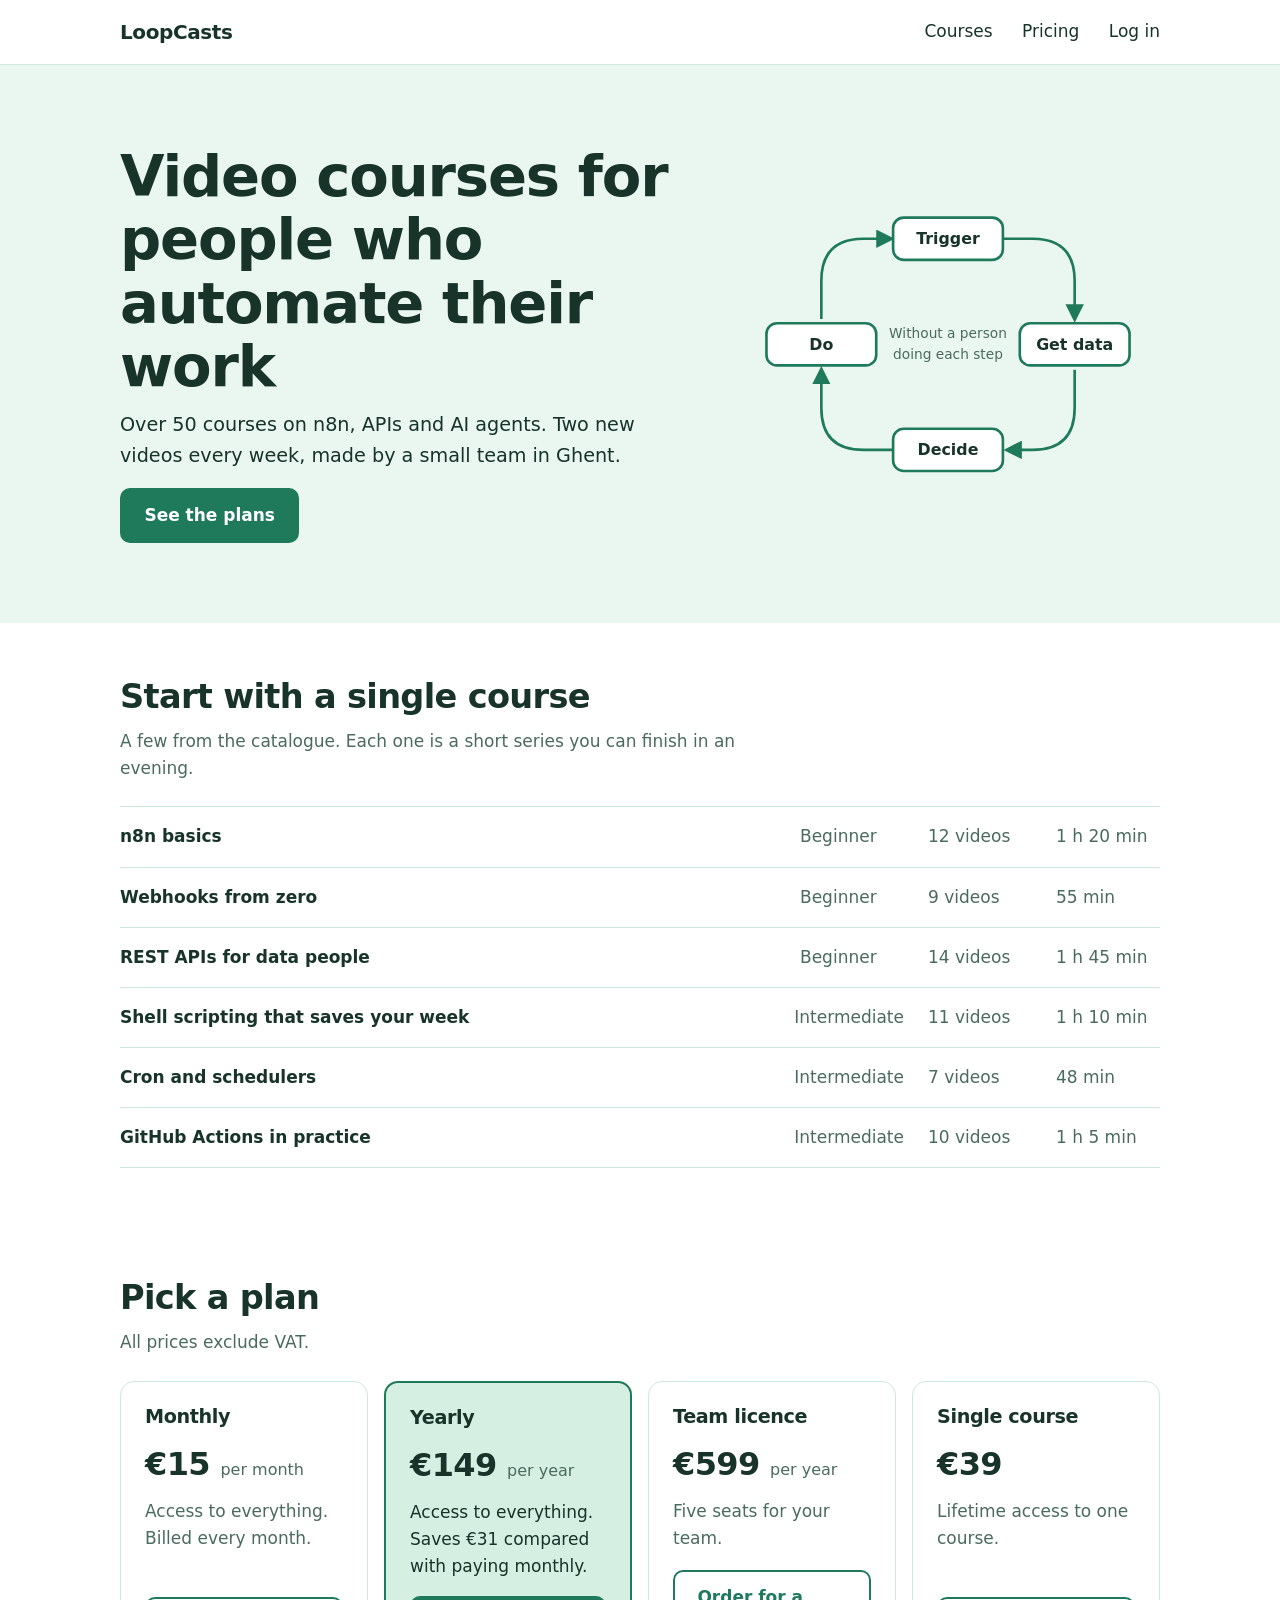
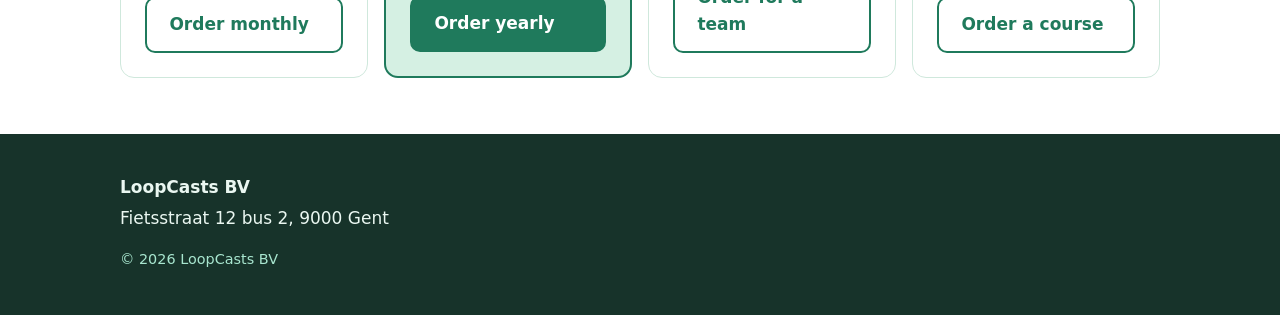
<file: site/index.html>
<!doctype html>
<html lang="en">
<head>
  <meta charset="utf-8">
  <meta name="viewport" content="width=device-width, initial-scale=1">
  <title>LoopCasts: video courses on workflow automation</title>
  <meta name="description" content="Video courses on n8n, APIs and AI agents. Two new videos every week.">
  <link rel="stylesheet" href="style.css">
</head>
<body>
  <a class="skip" href="#main">Skip to content</a>

  <header class="bar">
    <div class="wrap bar-inner">
      <a class="brand" href="index.html">LoopCasts</a>
      <nav aria-label="Main">
        <a href="#courses">Courses</a>
        <a href="#pricing">Pricing</a>
        <a href="/members/">Log in</a>
      </nav>
    </div>
  </header>

  <main id="main">
    <section class="hero">
      <div class="wrap hero-grid">
        <div>
          <h1>Video courses for people who automate their work</h1>
          <p class="lead">Over 50 courses on n8n, APIs and AI agents. Two new videos every week, made by a small team in Ghent.</p>
          <a class="btn" href="#pricing">See the plans</a>
        </div>

        <svg class="loop" viewBox="0 0 360 300" role="img" aria-labelledby="loop-title">
          <title id="loop-title">The shape of every automation: trigger, get data, decide, do, then it repeats</title>
          <defs>
            <marker id="arrow" viewBox="0 0 10 10" refX="8" refY="5" markerWidth="7" markerHeight="7" orient="auto">
              <path d="M0 0 L10 5 L0 10 z" fill="currentColor"/>
            </marker>
          </defs>
          <g class="loop-lines" fill="none" stroke="currentColor" stroke-width="2.5" marker-end="url(#arrow)">
            <path d="M 232 50 H 260 Q 300 50 300 90 V 126"/>
            <path d="M 300 174 V 210 Q 300 250 260 250 H 236"/>
            <path d="M 128 250 H 100 Q 60 250 60 210 V 174"/>
            <path d="M 60 126 V 90 Q 60 50 100 50 H 126"/>
          </g>
          <g class="loop-nodes" font-size="15" font-weight="600" text-anchor="middle">
            <rect x="128" y="30" width="104" height="40" rx="10"/><text x="180" y="55">Trigger</text>
            <rect x="248" y="130" width="104" height="40" rx="10"/><text x="300" y="155">Get data</text>
            <rect x="128" y="230" width="104" height="40" rx="10"/><text x="180" y="255">Decide</text>
            <rect x="8" y="130" width="104" height="40" rx="10"/><text x="60" y="155">Do</text>
          </g>
          <g class="loop-note" font-size="13" text-anchor="middle">
            <text x="180" y="144">Without a person</text>
            <text x="180" y="164">doing each step</text>
          </g>
        </svg>
      </div>
    </section>

    <section id="courses" class="wrap section">
      <h2>Start with a single course</h2>
      <p class="sub">A few from the catalogue. Each one is a short series you can finish in an evening.</p>
      <ul class="courses">
        <li><span class="c-title">n8n basics</span><span>Beginner</span><span>12 videos</span><span>1 h 20 min</span></li>
        <li><span class="c-title">Webhooks from zero</span><span>Beginner</span><span>9 videos</span><span>55 min</span></li>
        <li><span class="c-title">REST APIs for data people</span><span>Beginner</span><span>14 videos</span><span>1 h 45 min</span></li>
        <li><span class="c-title">Shell scripting that saves your week</span><span>Intermediate</span><span>11 videos</span><span>1 h 10 min</span></li>
        <li><span class="c-title">Cron and schedulers</span><span>Intermediate</span><span>7 videos</span><span>48 min</span></li>
        <li><span class="c-title">GitHub Actions in practice</span><span>Intermediate</span><span>10 videos</span><span>1 h 5 min</span></li>
      </ul>
    </section>

    <section id="pricing" class="wrap section">
      <h2>Pick a plan</h2>
      <p class="sub">All prices exclude VAT.</p>
      <div class="plans">
        <article class="plan">
          <h3>Monthly</h3>
          <p class="price">&euro;15 <span>per month</span></p>
          <p>Access to everything. Billed every month.</p>
          <a class="btn btn-quiet" href="order.php?plan=monthly">Order monthly</a>
        </article>
        <article class="plan plan-main">
          <h3>Yearly</h3>
          <p class="price">&euro;149 <span>per year</span></p>
          <p>Access to everything. Saves &euro;31 compared with paying monthly.</p>
          <a class="btn" href="order.php?plan=yearly">Order yearly</a>
        </article>
        <article class="plan">
          <h3>Team licence</h3>
          <p class="price">&euro;599 <span>per year</span></p>
          <p>Five seats for your team.</p>
          <a class="btn btn-quiet" href="order.php?plan=team">Order for a team</a>
        </article>
        <article class="plan">
          <h3>Single course</h3>
          <p class="price">&euro;39</p>
          <p>Lifetime access to one course.</p>
          <a class="btn btn-quiet" href="order.php?plan=single">Order a course</a>
        </article>
      </div>
    </section>
  </main>

  <footer class="foot">
    <div class="wrap">
      <p><strong>LoopCasts BV</strong></p>
      <p>Fietsstraat 12 bus 2, 9000 Gent</p>
      <p class="fine">&copy; 2026 LoopCasts BV</p>
    </div>
  </footer>
</body>
</html>
</file>
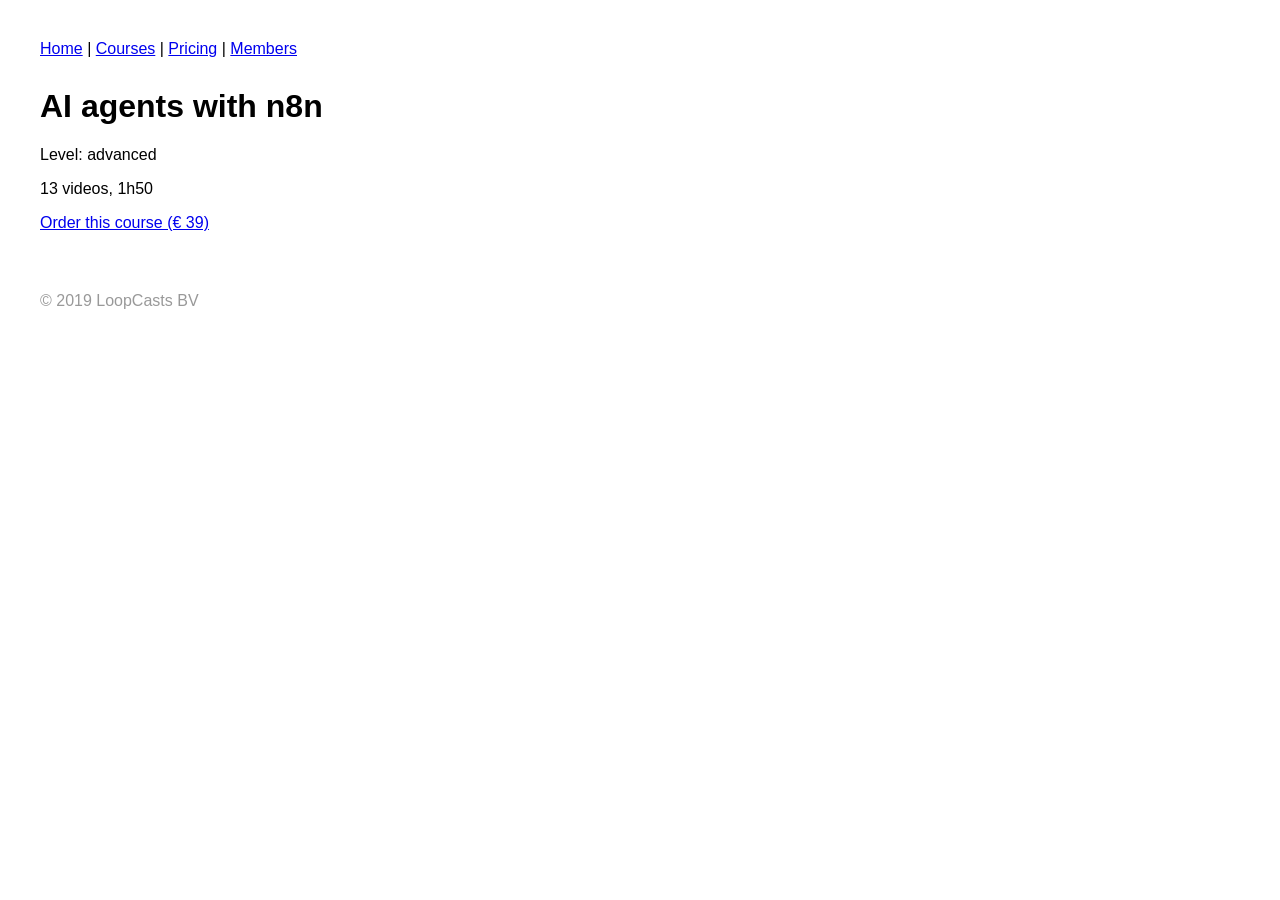
<file: dropbox/Website/site/courses/ai-agents-with-n8n.html>
<!DOCTYPE html>
<html>
<head>
<meta charset="utf-8">
<title>AI agents with n8n | LoopCasts</title>
<link rel="stylesheet" href="../style.css">
</head>
<body>
<div id="menu"><a href="../index.html">Home</a> | <a href="../courses.html">Courses</a> | <a href="../pricing.html">Pricing</a> | <a href="../members/">Members</a></div>
<h1>AI agents with n8n</h1>
<p>Level: advanced</p>
<p>13 videos, 1h50</p>
<p><a href="mailto:orders@loopcasts.example?subject=Order: AI agents with n8n">Order this course (&euro; 39)</a></p>
<div id="footer">&copy; 2019 LoopCasts BV</div>
</body>
</html>
</file>
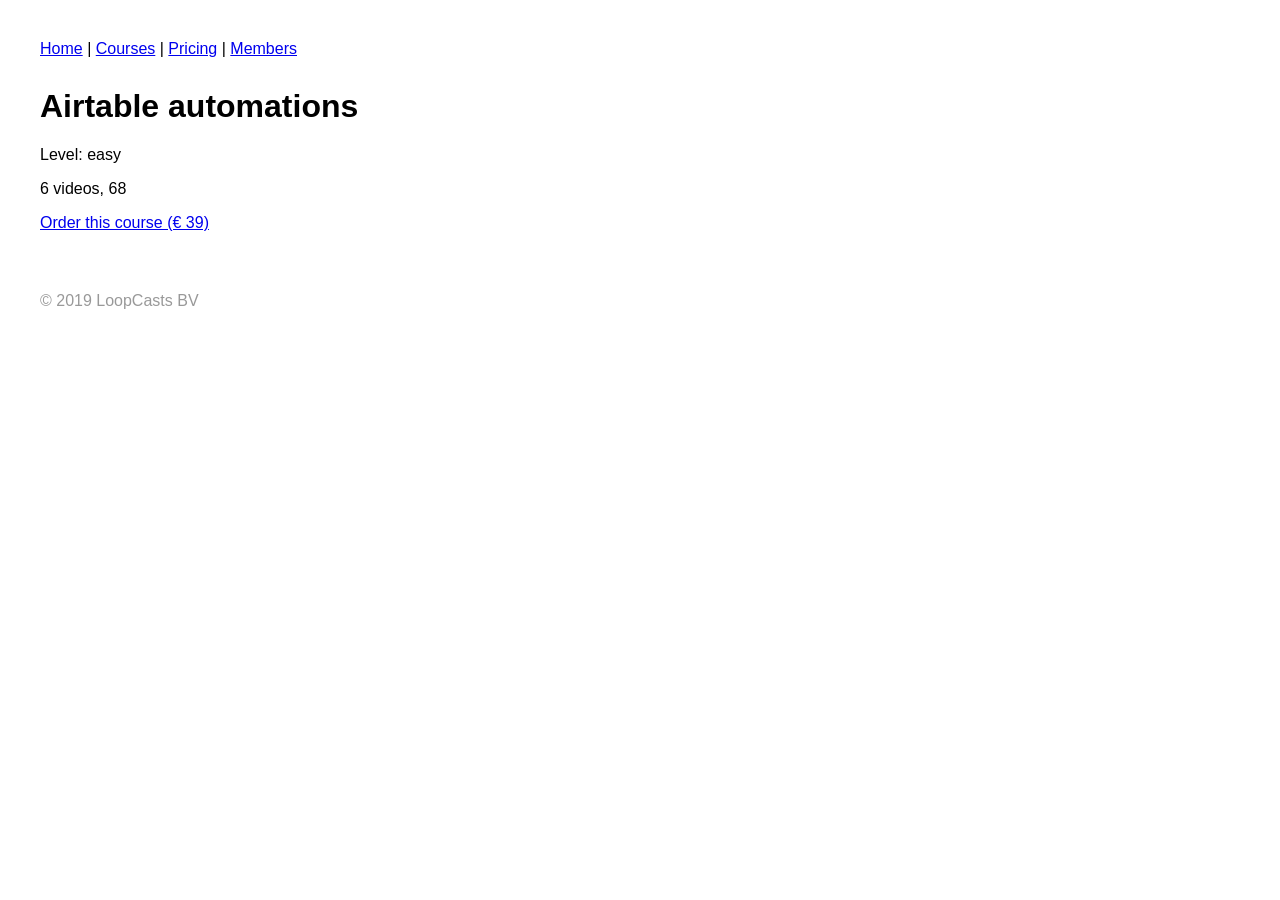
<file: dropbox/Website/site/courses/airtable-automations.html>
<!DOCTYPE html>
<html>
<head>
<meta charset="utf-8">
<title>Airtable automations | LoopCasts</title>
<link rel="stylesheet" href="../style.css">
</head>
<body>
<div id="menu"><a href="../index.html">Home</a> | <a href="../courses.html">Courses</a> | <a href="../pricing.html">Pricing</a> | <a href="../members/">Members</a></div>
<h1>Airtable automations</h1>
<p>Level: easy</p>
<p>6 videos, 68</p>
<p><a href="mailto:orders@loopcasts.example?subject=Order: Airtable automations">Order this course (&euro; 39)</a></p>
<div id="footer">&copy; 2019 LoopCasts BV</div>
</body>
</html>
</file>
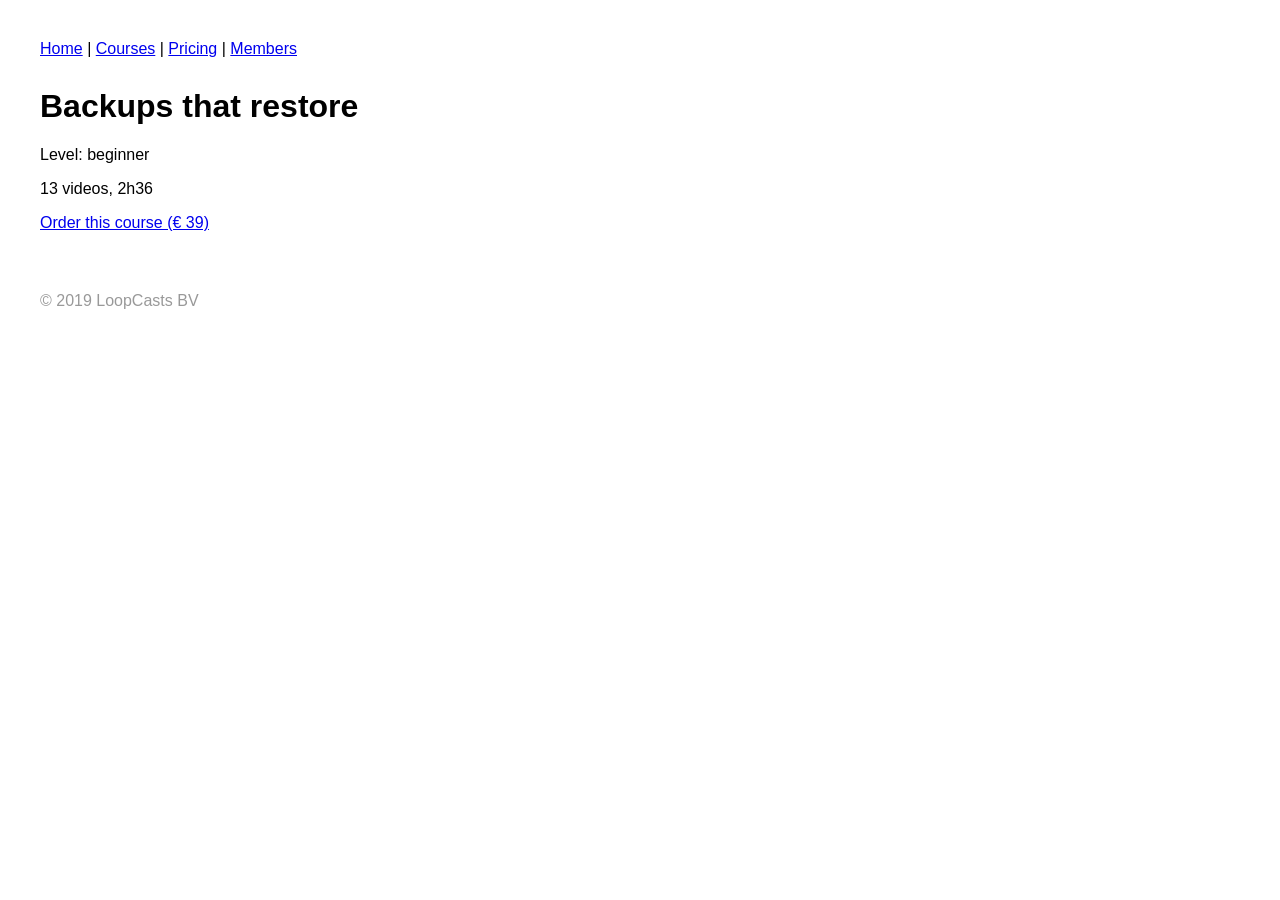
<file: dropbox/Website/site/courses/backups-that-restore.html>
<!DOCTYPE html>
<html>
<head>
<meta charset="utf-8">
<title>Backups that restore | LoopCasts</title>
<link rel="stylesheet" href="../style.css">
</head>
<body>
<div id="menu"><a href="../index.html">Home</a> | <a href="../courses.html">Courses</a> | <a href="../pricing.html">Pricing</a> | <a href="../members/">Members</a></div>
<h1>Backups that restore</h1>
<p>Level: beginner</p>
<p>13 videos, 2h36</p>
<p><a href="mailto:orders@loopcasts.example?subject=Order: Backups that restore">Order this course (&euro; 39)</a></p>
<div id="footer">&copy; 2019 LoopCasts BV</div>
</body>
</html>
</file>
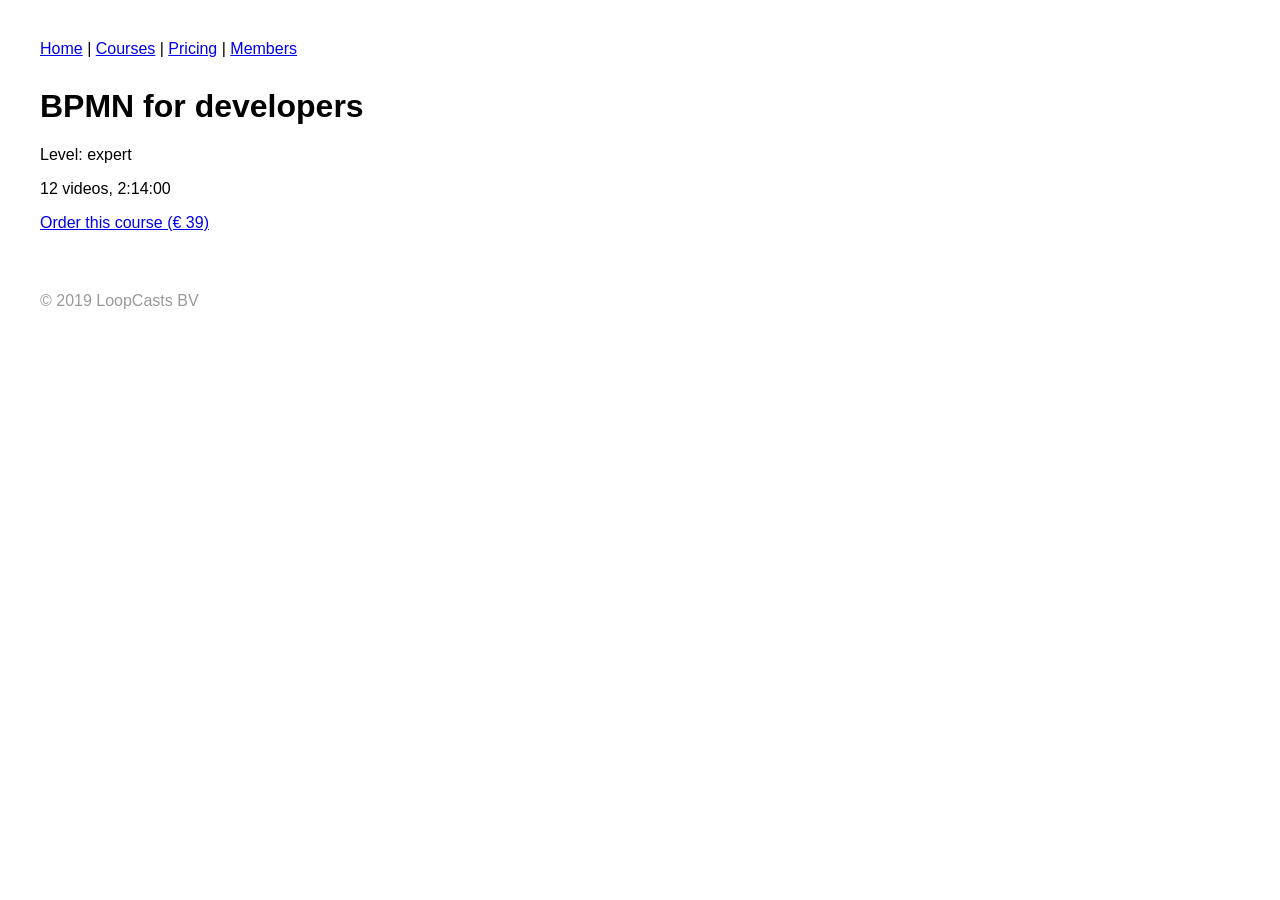
<file: dropbox/Website/site/courses/bpmn-for-developers.html>
<!DOCTYPE html>
<html>
<head>
<meta charset="utf-8">
<title>BPMN for developers | LoopCasts</title>
<link rel="stylesheet" href="../style.css">
</head>
<body>
<div id="menu"><a href="../index.html">Home</a> | <a href="../courses.html">Courses</a> | <a href="../pricing.html">Pricing</a> | <a href="../members/">Members</a></div>
<h1>BPMN for developers</h1>
<p>Level: expert</p>
<p>12 videos, 2:14:00</p>
<p><a href="mailto:orders@loopcasts.example?subject=Order: BPMN for developers">Order this course (&euro; 39)</a></p>
<div id="footer">&copy; 2019 LoopCasts BV</div>
</body>
</html>
</file>
<file: site/style.css>
/* LoopCasts: design tokens. Mint and white, dark green for anything you read or press. */
:root {
  --white: #ffffff;
  --mint-50: #eaf7f1;   /* soft surfaces */
  --mint-100: #d5f0e3;  /* highlighted surface */
  --mint-300: #a8e6cf;  /* decoration only, too light for text */
  --green: #1f7a5c;     /* buttons and links, about 5:1 on white */
  --green-dark: #17604a;
  --ink: #17332a;       /* body text */
  --muted: #4a6b5e;
  --line: #cfe8dc;
  --font: "Segoe UI Variable Text", "Segoe UI", "Avenir Next", "Helvetica Neue", system-ui, sans-serif;
}

*, *::before, *::after { box-sizing: border-box; }
html { scroll-behavior: smooth; }
body { margin: 0; min-height: 100vh; display: flex; flex-direction: column; font-family: var(--font); color: var(--ink); background: var(--white); line-height: 1.6; font-size: 1.0625rem; }
@media (prefers-reduced-motion: reduce) { html { scroll-behavior: auto; } * { transition: none !important; } }

a { color: var(--green); }
:focus-visible { outline: 3px solid var(--green); outline-offset: 3px; }
.wrap { width: 100%; max-width: 1080px; margin: 0 auto; padding-inline: 1.25rem; }
.skip { position: absolute; left: -999px; background: var(--ink); color: var(--white); padding: .5rem 1rem; }
.skip:focus { left: 1rem; top: 1rem; z-index: 10; }

h1, h2, h3 { line-height: 1.1; letter-spacing: -0.02em; margin: 0 0 .75rem; }
h1 { font-size: clamp(2.1rem, 5.5vw, 3.6rem); font-weight: 750; max-width: 18ch; }
h2 { font-size: clamp(1.6rem, 3.5vw, 2.1rem); font-weight: 700; }
h3 { font-size: 1.2rem; font-weight: 650; }
p { margin: 0 0 1rem; max-width: 62ch; }

/* header */
.bar { border-bottom: 1px solid var(--line); background: var(--white); }
.bar-inner { display: flex; justify-content: space-between; align-items: center; padding-block: 1rem; }
.brand { font-weight: 800; font-size: 1.25rem; letter-spacing: -0.02em; color: var(--ink); text-decoration: none; }
nav a { margin-left: 1.5rem; color: var(--ink); text-decoration: none; font-weight: 500; }
nav a:hover { color: var(--green); text-decoration: underline; text-underline-offset: 4px; }

/* hero */
.hero { background: var(--mint-50); }
.hero-grid { display: grid; gap: 2.5rem; align-items: center; padding-block: 3.5rem; }
.lead { font-size: 1.2rem; color: var(--ink); }
.loop { width: 100%; max-width: 380px; color: var(--green); justify-self: center; }
.loop-nodes rect { fill: var(--white); stroke: var(--green); stroke-width: 2.5; }
.loop-nodes text { fill: var(--ink); }
.loop-note text { fill: var(--muted); }
@media (min-width: 820px) {
  .hero-grid { grid-template-columns: 1.15fr .85fr; padding-block: 5rem; }
}

/* buttons */
.btn { display: inline-block; padding: .75rem 1.4rem; border-radius: 10px; background: var(--green); color: var(--white); font-weight: 650; text-decoration: none; border: 2px solid var(--green); transition: background .15s; }
.btn:hover { background: var(--green-dark); border-color: var(--green-dark); }
.btn-quiet { background: transparent; color: var(--green); }
.btn-quiet:hover { background: var(--mint-50); color: var(--green-dark); }

/* sections */
.section { padding-block: 3.5rem; }
.sub { color: var(--muted); }

/* course list: rows, not cards, because it is a catalogue */
.courses { list-style: none; margin: 1.5rem 0 0; padding: 0; border-top: 1px solid var(--line); }
.courses li { display: flex; flex-wrap: wrap; gap: .25rem 1.5rem; padding: 1rem 0; border-bottom: 1px solid var(--line); color: var(--muted); }
.c-title { flex: 1 1 18rem; color: var(--ink); font-weight: 600; }
.courses li span:not(.c-title) { min-width: 6.5rem; }

/* plans */
.plans { display: grid; gap: 1rem; grid-template-columns: repeat(auto-fit, minmax(210px, 1fr)); margin-top: 1.5rem; }
.plan { display: flex; flex-direction: column; border: 1px solid var(--line); border-radius: 14px; padding: 1.5rem; }
.plan p:not(.price) { color: var(--muted); flex: 1; }
.plan-main { background: var(--mint-100); border: 2px solid var(--green); }
.plan-main p:not(.price) { color: var(--ink); }
.price { font-size: 2rem; font-weight: 750; letter-spacing: -0.02em; margin-bottom: .5rem; }
.price span { font-size: 1rem; font-weight: 500; color: var(--muted); letter-spacing: 0; }

/* footer */
.foot { background: var(--ink); color: var(--mint-50); padding-block: 2.5rem; }
.foot p { margin-bottom: .25rem; }
.foot .fine { color: var(--mint-300); font-size: .9rem; margin-top: 1rem; }

@media (max-width: 520px) {
  .courses li { gap: .25rem 1rem; }
  .courses li span:not(.c-title) { min-width: 0; }
}

/* order page */
.narrow { max-width: 680px; }
.h1-small { font-size: clamp(1.8rem, 4vw, 2.4rem); max-width: none; }
.form { display: grid; gap: 1.25rem; margin-top: 1.5rem; }
.form[hidden] { display: none; }
.form .form { margin-top: 0; }
.field label, .check label { display: block; font-weight: 600; margin-bottom: .35rem; }
.check label { margin: 0; }
.field input, .field select { width: 100%; padding: .7rem .85rem; font: inherit; color: var(--ink); background: var(--white); border: 1.5px solid #5d8a79; border-radius: 10px; }
.field input[aria-invalid="true"], .field select[aria-invalid="true"] { border-color: #b3261e; border-width: 2px; }
.hint { color: var(--muted); font-size: .95rem; margin: .35rem 0 0; }
.field-error { color: #9b1c14; font-weight: 600; margin: .35rem 0 0; }
.check { display: flex; gap: .6rem; align-items: center; }
.check input { width: 1.2rem; height: 1.2rem; accent-color: var(--green); }
.notice { background: var(--mint-50); border-left: 4px solid var(--green); padding: .9rem 1.1rem; border-radius: 0 10px 10px 0; }
.summary { border: 2px solid var(--green); background: var(--mint-100); border-radius: 14px; padding: 1.25rem 1.5rem; margin: 1.5rem 0; }
.summary h2 { font-size: 1.3rem; }
.facts { display: grid; grid-template-columns: max-content 1fr; gap: .4rem 1.5rem; margin: 0; }
.facts dt { color: var(--muted); }
.facts dd { margin: 0; font-weight: 600; }
.actions { display: flex; flex-wrap: wrap; gap: .75rem; }
.notice { margin-bottom: 1.25rem; }

/* the page grows, so the footer stays at the bottom even on short pages */
main { flex: 1 0 auto; }
.foot { margin-top: auto; }

/* errors are red, confirmations stay green */
.notice-error { background: #fdecea; border-left-color: #b3261e; color: #7a1710; font-weight: 600; }
.stack-top { margin-top: 2rem; }
.stack-top-sm { margin-top: 1.25rem; }

/* invoice page and a few form details */
.invoice { border: 1px solid var(--line); border-radius: 14px; padding: 1.75rem; }
.invoice-seller, .invoice-to { line-height: 1.6; }
.invoice-title { color: var(--green); margin-top: 1rem; }
.invoice-table { width: 100%; border-collapse: collapse; margin: 1.25rem 0; }
.invoice-table th, .invoice-table td { padding: .6rem 0; border-bottom: 1px solid var(--line); text-align: left; }
.invoice-table .num { text-align: right; white-space: nowrap; }
.invoice-table .total td { font-weight: 700; border-bottom: 0; }
.field textarea { width: 100%; padding: .7rem .85rem; font: inherit; color: var(--ink); background: var(--white); border: 1.5px solid #5d8a79; border-radius: 10px; }
@media print { .bar, .foot, .no-print, .skip { display: none !important; } .invoice { border: 0; padding: 0; } body { min-height: 0; } }
</file>
<file: dropbox/Website/site/style.css>
body{font-family:Arial;margin:40px}#menu{margin-bottom:30px}#footer{margin-top:60px;color:#999}
</file>
